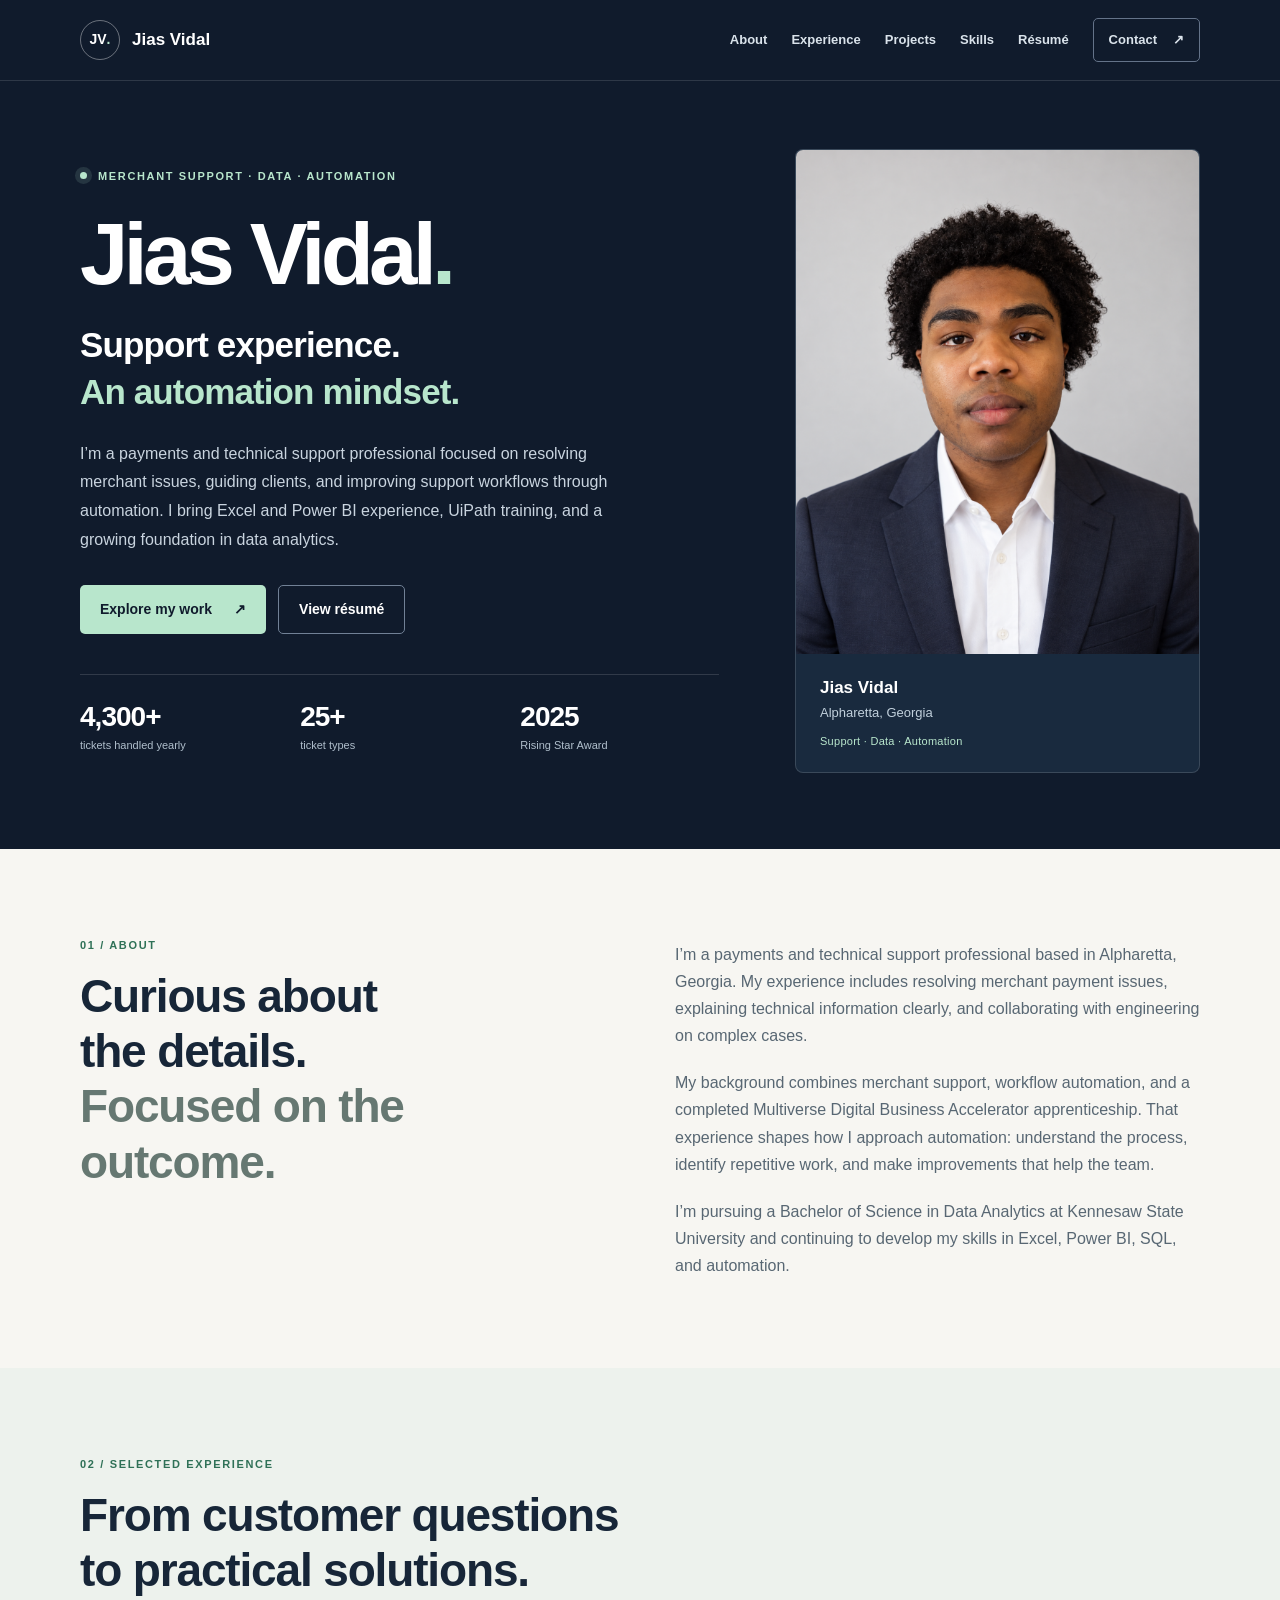
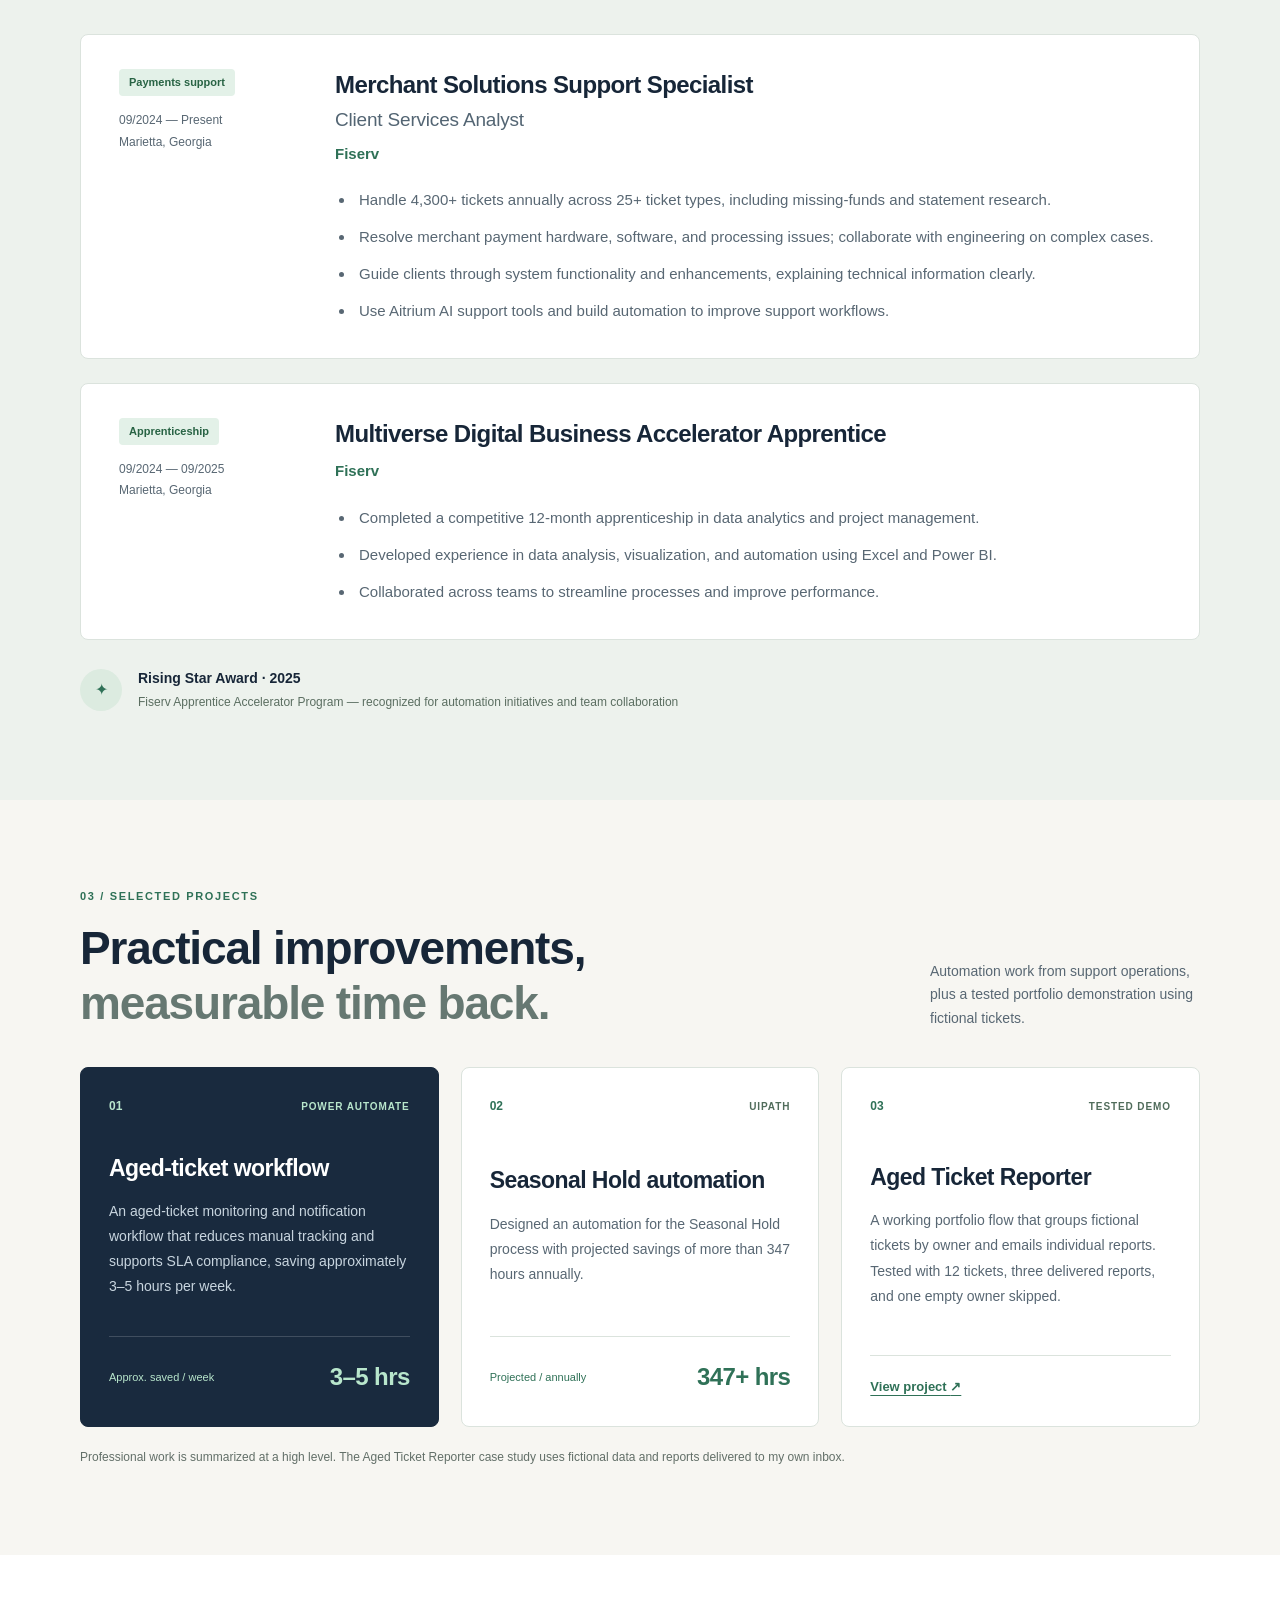
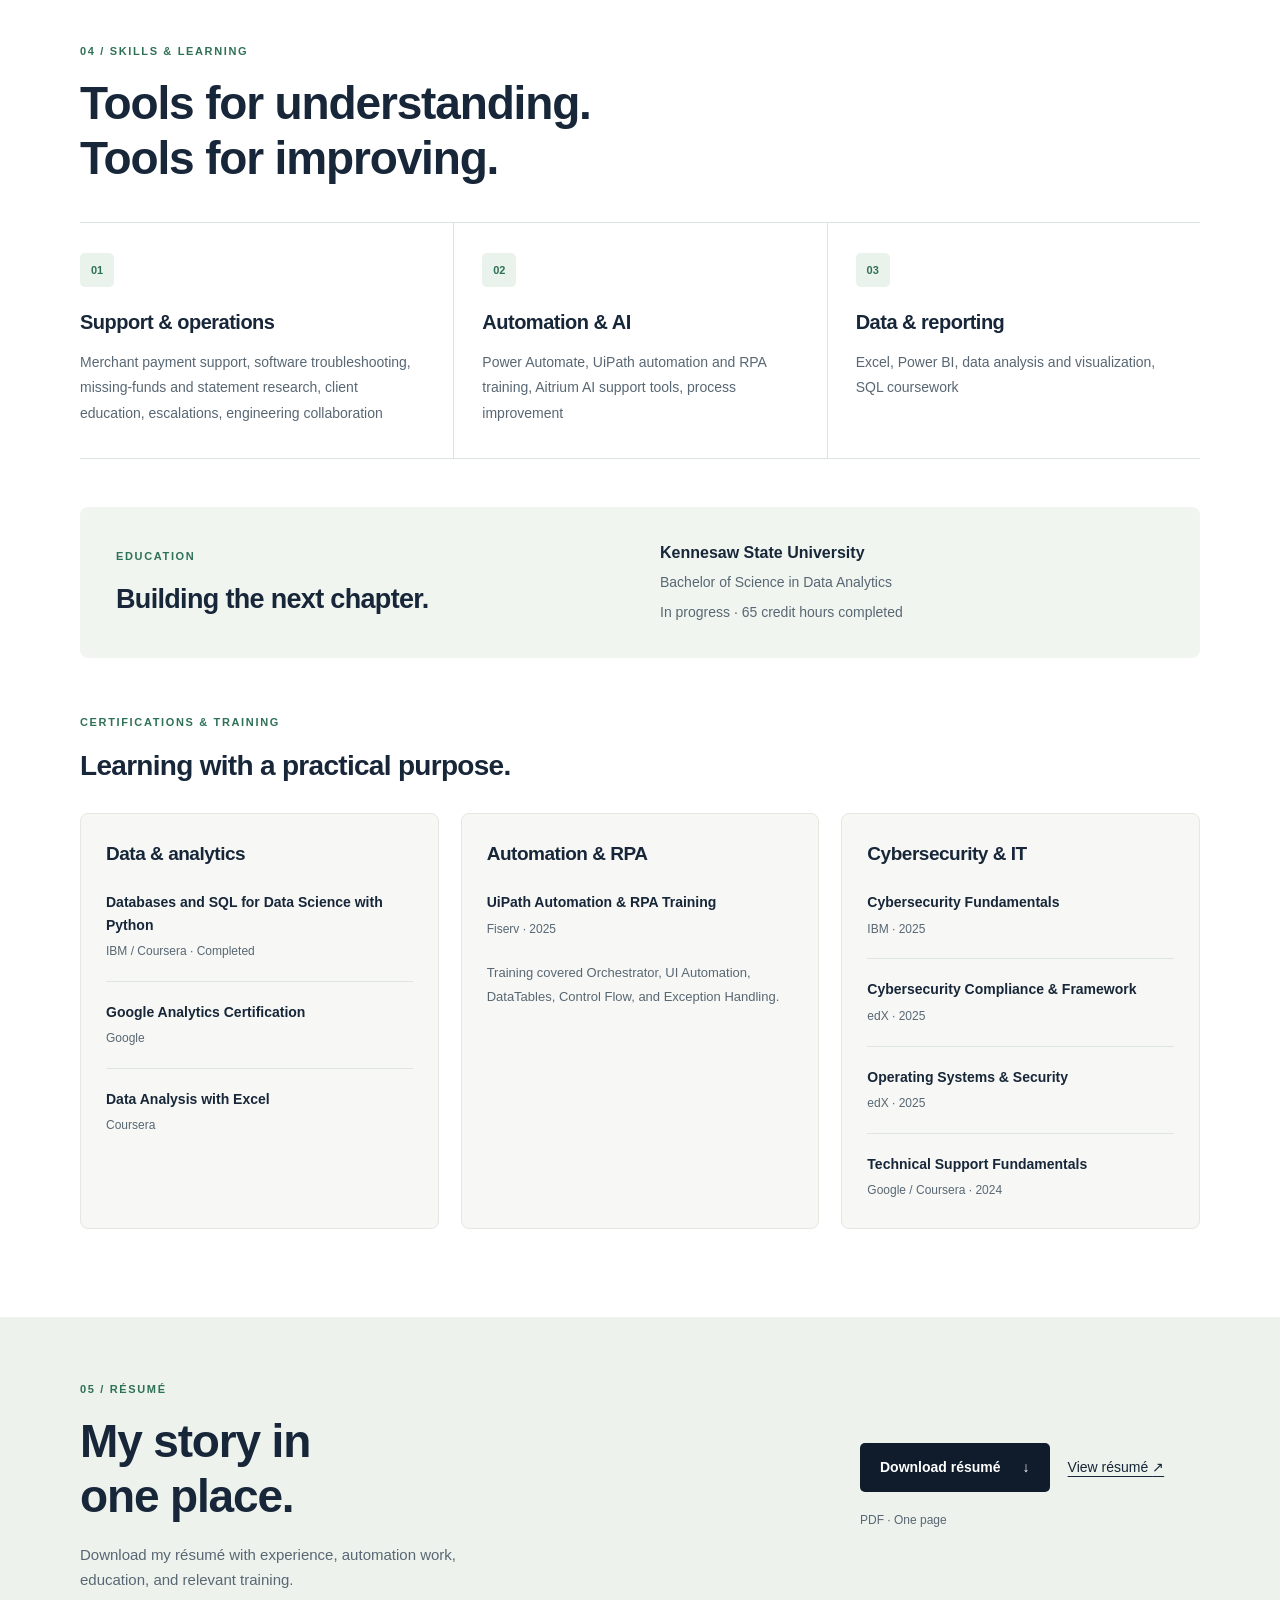
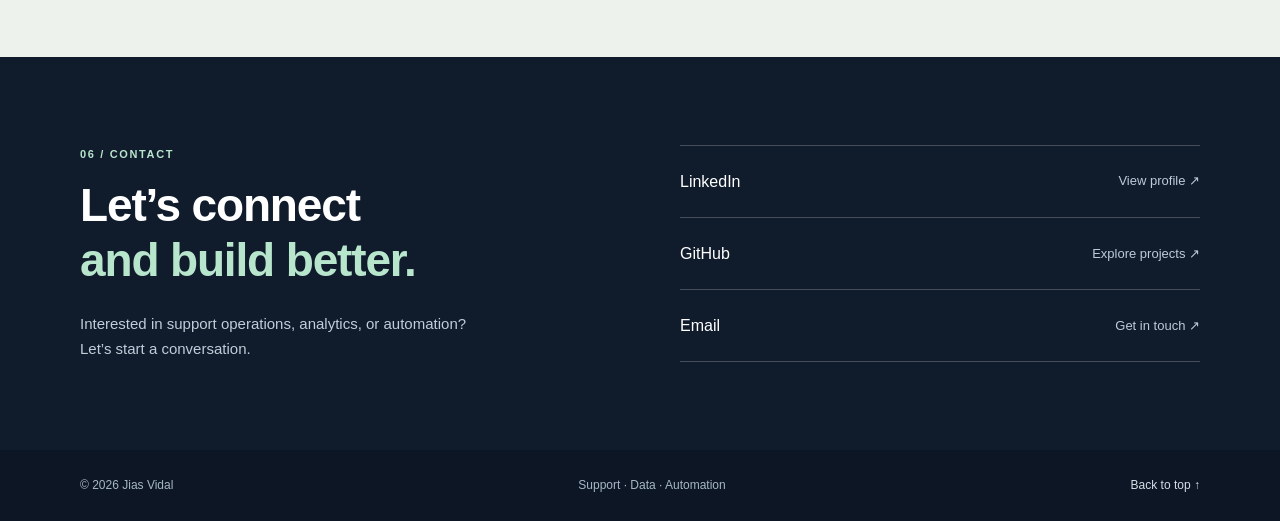
<file: index.html>
<!doctype html>
<html lang="en">
<head>
  <meta charset="utf-8">
  <meta name="viewport" content="width=device-width, initial-scale=1">
  <meta name="description" content="Jias Vidal — merchant support, data analytics, and practical automation. Explore experience, training, and portfolio projects.">
  <meta name="theme-color" content="#101b2c">
  <title>Jias Vidal | Support, Data & Automation</title>
  <link rel="icon" href="assets/favicon.svg" type="image/svg+xml">
  <link rel="stylesheet" href="portfolio.css?v=20260920-3">
  <script src="site-config.js" defer></script>
  <script src="script.js" defer></script>
<meta property="og:type" content="website">
<meta property="og:title" content="Jias Vidal | Support, Data &amp; Automation">
<meta property="og:description" content="Merchant support, practical automation, and data analytics. Explore my experience and tested Power Automate project.">
<meta property="og:url" content="https://jiasvidal.github.io/">
<meta property="og:image" content="https://jiasvidal.github.io/assets/social-preview.png">
<meta property="og:image:width" content="1200">
<meta property="og:image:height" content="630">
<meta property="og:image:alt" content="Jias Vidal — Support, Data and Automation portfolio">
</head>
<body>
  <a class="skip-link" href="#main">Skip to content</a>
  <header class="site-header">
    <nav class="nav container" aria-label="Main navigation">
      <a class="brand" href="#top" aria-label="Jias Vidal, back to top"><span class="brand-mark">JV<span class="brand-dot">.</span></span><span>Jias Vidal</span></a>
      <button class="menu-toggle" type="button" aria-expanded="false" aria-controls="nav-links" aria-label="Open menu"><span></span><span></span><span></span></button>
      <div class="nav-links" id="nav-links"><a href="#about">About</a><a href="#experience">Experience</a><a href="#projects">Projects</a><a href="#skills">Skills</a><a href="#resume">Résumé</a><a class="nav-contact" href="#contact">Contact <span aria-hidden="true">↗</span></a></div>
    </nav>
  </header>

  <main id="main">
    <section class="hero" id="top" aria-labelledby="hero-title">
      <div class="container hero-grid">
        <div class="hero-copy">
          <p class="eyebrow"><span class="status-dot"></span> Merchant support · Data · Automation</p>
          <h1 id="hero-title">Jias Vidal<span class="name-period">.</span></h1>
          <p class="hero-statement">Support experience.<br><em>An automation mindset.</em></p>
          <p class="hero-lede">I’m a payments and technical support professional focused on resolving merchant issues, guiding clients, and improving support workflows through automation. I bring Excel and Power BI experience, UiPath training, and a growing foundation in data analytics.</p>
          <div class="hero-actions"><a class="button button-primary" href="#projects">Explore my work <span aria-hidden="true">↗</span></a><a class="button button-outline" href="#resume">View résumé</a></div>
          <div class="hero-metrics" aria-label="Career highlights"><div><strong>4,300+</strong>
<span>tickets handled yearly</span></div><div><strong>25+</strong>
<span>ticket types</span></div><div><strong>2025</strong>
<span>Rising Star Award</span></div></div>
        </div>
        <figure class="profile-card">
          <div class="profile-image"><img src="assets/jias-vidal-portrait.png" alt="Portrait of Jias Vidal" width="1122" height="1402" fetchpriority="high"></div>
          <figcaption><div><strong>Jias Vidal</strong>
<span>Alpharetta, Georgia</span></div><span class="portrait-tag">Support · Data · Automation</span></figcaption>
        </figure>
      </div>
    </section>

    <section class="section about-section" id="about"><div class="container split-heading"><div><p class="section-kicker">01 / About</p><h2>Curious about the details.<br><span>Focused on the outcome.</span></h2></div><div class="section-text"><p>I’m a payments and technical support professional based in Alpharetta, Georgia. My experience includes resolving merchant payment issues, explaining technical information clearly, and collaborating with engineering on complex cases.</p><p>My background combines merchant support, workflow automation, and a completed Multiverse Digital Business Accelerator apprenticeship. That experience shapes how I approach automation: understand the process, identify repetitive work, and make improvements that help the team.</p><p>I’m pursuing a Bachelor of Science in Data Analytics at Kennesaw State University and continuing to develop my skills in Excel, Power BI, SQL, and automation.</p></div></div></section>

    <section class="section experience-section" id="experience"><div class="container"><div class="section-heading"><p class="section-kicker">02 / Selected experience</p><h2>From customer questions<br>to practical solutions.</h2></div>
<div class="experience-card"><div class="experience-meta"><span class="tag">Payments support</span><p>09/2024 — Present<br>Marietta, Georgia</p></div><div class="experience-body"><h3>Merchant Solutions Support Specialist
<span class="role-subtitle">Client Services Analyst</span></h3><p class="company">Fiserv</p><ul><li>Handle 4,300+ tickets annually across 25+ ticket types, including missing-funds and statement research.</li><li>Resolve merchant payment hardware, software, and processing issues; collaborate with engineering on complex cases.</li><li>Guide clients through system functionality and enhancements, explaining technical information clearly.</li><li>Use Aitrium AI support tools and build automation to improve support workflows.</li></ul></div></div>
<div class="experience-card"><div class="experience-meta"><span class="tag">Apprenticeship</span><p>09/2024 — 09/2025<br>Marietta, Georgia</p></div><div class="experience-body"><h3>Multiverse Digital Business Accelerator Apprentice</h3><p class="company">Fiserv</p><ul><li>Completed a competitive 12-month apprenticeship in data analytics and project management.</li><li>Developed experience in data analysis, visualization, and automation using Excel and Power BI.</li><li>Collaborated across teams to streamline processes and improve performance.</li></ul></div></div>

<div class="award-strip"><span class="award-icon" aria-hidden="true">✦</span><div><strong>Rising Star Award · 2025</strong>
<span>Fiserv Apprentice Accelerator Program — recognized for automation initiatives and team collaboration</span></div></div></div></section>

    <section class="section projects-section" id="projects"><div class="container"><div class="section-heading projects-heading"><div><p class="section-kicker">03 / Selected projects</p><h2>Practical improvements,<br><span>measurable time back.</span></h2></div><p>Automation work from support operations, plus a tested portfolio demonstration using fictional tickets.</p></div><div class="project-grid"><article class="project-card featured"><div class="project-top"><span class="project-number">01</span><span class="project-type">Power Automate</span></div><div><h3>Aged-ticket workflow</h3><p>An aged-ticket monitoring and notification workflow that reduces manual tracking and supports SLA compliance, saving approximately 3–5 hours per week.</p></div><div class="project-footer"><span>Approx. saved / week</span><strong class="project-result">3–5 hrs</strong></div></article><article class="project-card"><div class="project-top"><span class="project-number">02</span><span class="project-type">UiPath</span></div><div><h3>Seasonal Hold automation</h3><p>Designed an automation for the Seasonal Hold process with projected savings of more than 347 hours annually.</p></div><div class="project-footer"><span>Projected / annually</span><strong class="project-result">347+ hrs</strong></div></article><article class="project-card" id="demo-project"><div class="project-top"><span class="project-number">03</span><span class="project-type" id="demo-status">Tested demo</span></div><div><h3 id="demo-title">Aged Ticket Reporter</h3><p id="demo-description">A working portfolio flow that groups fictional tickets by owner and emails individual reports. Tested with 12 tickets, three delivered reports, and one empty owner skipped.</p></div><div class="project-footer" id="demo-link-slot"><a class="demo-link" href="aged-ticket-reporter.html">View project <span aria-hidden="true">↗</span></a></div></article></div><p class="project-note">Professional work is summarized at a high level. The Aged Ticket Reporter case study uses fictional data and reports delivered to my own inbox.</p></div></section>

    <section class="section skills-section" id="skills"><div class="container"><div class="section-heading"><p class="section-kicker">04 / Skills &amp; learning</p><h2>Tools for understanding.<br>Tools for improving.</h2></div>
<div class="skills-grid"><div class="skill-group"><span class="skill-icon" aria-hidden="true">01</span><h3>Support &amp; operations</h3><p>Merchant payment support, software troubleshooting, missing-funds and statement research, client education, escalations, engineering collaboration</p></div><div class="skill-group"><span class="skill-icon" aria-hidden="true">02</span><h3>Automation &amp; AI</h3><p>Power Automate, UiPath automation and RPA training, Aitrium AI support tools, process improvement</p></div><div class="skill-group"><span class="skill-icon" aria-hidden="true">03</span><h3>Data &amp; reporting</h3><p>Excel, Power BI, data analysis and visualization, SQL coursework</p></div></div>
<div class="learning-panel"><div><p class="section-kicker">Education</p><h3>Building the next chapter.</h3></div><div class="learning-items"><div><strong>Kennesaw State University</strong>
<span>Bachelor of Science in Data Analytics</span><span>In progress · 65 credit hours completed</span></div></div></div>
<div class="training-heading"><p class="section-kicker">Certifications &amp; training</p><h3>Learning with a practical purpose.</h3></div>
<div class="training-grid"><article class="training-card"><h4>Data &amp; analytics</h4><ul><li><strong>Databases and SQL for Data Science with Python</strong>
<span>IBM / Coursera · Completed</span></li><li><strong>Google Analytics Certification</strong>
<span>Google</span></li><li><strong>Data Analysis with Excel</strong>
<span>Coursera</span></li></ul></article><article class="training-card"><h4>Automation &amp; RPA</h4><ul><li><strong>UiPath Automation &amp; RPA Training</strong>
<span>Fiserv · 2025</span></li></ul><p>Training covered Orchestrator, UI Automation, DataTables, Control Flow, and Exception Handling.</p></article><article class="training-card"><h4>Cybersecurity &amp; IT</h4><ul><li><strong>Cybersecurity Fundamentals</strong>
<span>IBM · 2025</span></li><li><strong>Cybersecurity Compliance &amp; Framework</strong>
<span>edX · 2025</span></li><li><strong>Operating Systems &amp; Security</strong>
<span>edX · 2025</span></li><li><strong>Technical Support Fundamentals</strong>
<span>Google / Coursera · 2024</span></li></ul></article></div>
</div></section>

    <section class="section resume-section" id="resume"><div class="container resume-panel"><div><p class="section-kicker">05 / Résumé</p><h2>My story in<br>one place.</h2><p>Download my résumé with experience, automation work, education, and relevant training.</p></div><div class="resume-actions"><a class="button button-dark" href="assets/jias-vidal-resume.pdf" download>Download résumé <span aria-hidden="true">↓</span></a><a class="resume-preview" href="assets/jias-vidal-resume.pdf">View résumé <span aria-hidden="true">↗</span></a><span class="file-note">PDF · One page</span></div></div></section>

    <section class="contact-section" id="contact"><div class="container contact-layout"><div><p class="section-kicker">06 / Contact</p><h2>Let’s connect<br><em>and build better.</em></h2><p>Interested in support operations, analytics, or automation? Let’s start a conversation.</p></div><div class="contact-links"><a class="contact-placeholder contact-active" id="linkedin-link" href="https://www.linkedin.com/in/jias-vidal-97a080161/"><span>LinkedIn</span><span>View profile ↗</span></a><a class="contact-placeholder contact-active" id="github-link" href="https://github.com/jiasvidal"><span>GitHub</span><span>Explore projects ↗</span></a><a class="contact-placeholder contact-active" id="email-link" href="mailto:jiasvidal@gmail.com"><span>Email</span><span>jiasvidal@gmail.com ↗</span></a></div></div></section>
  </main>
  <footer class="footer"><div class="container footer-row"><span>© <span id="year">2026</span> Jias Vidal</span><span>Support · Data · Automation</span><a href="#top">Back to top ↑</a></div></footer>
</body>
</html>
</file>
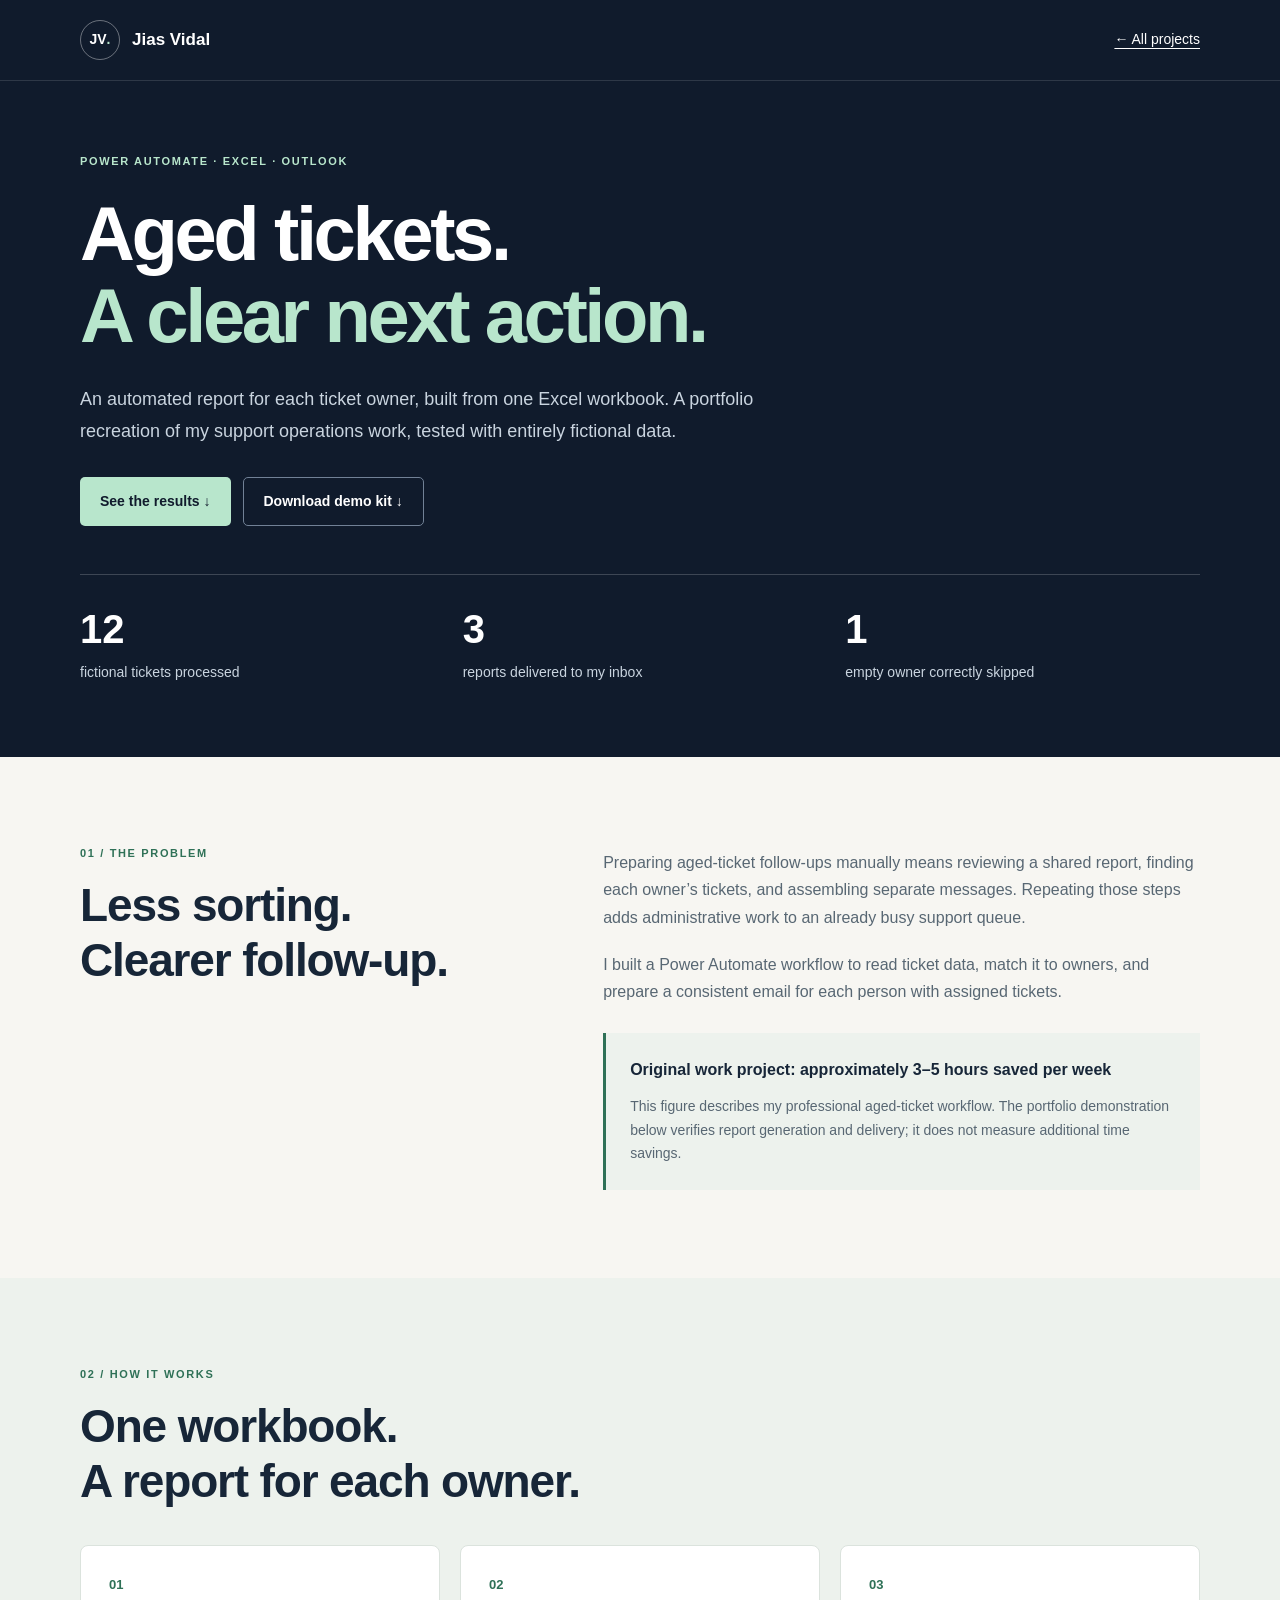
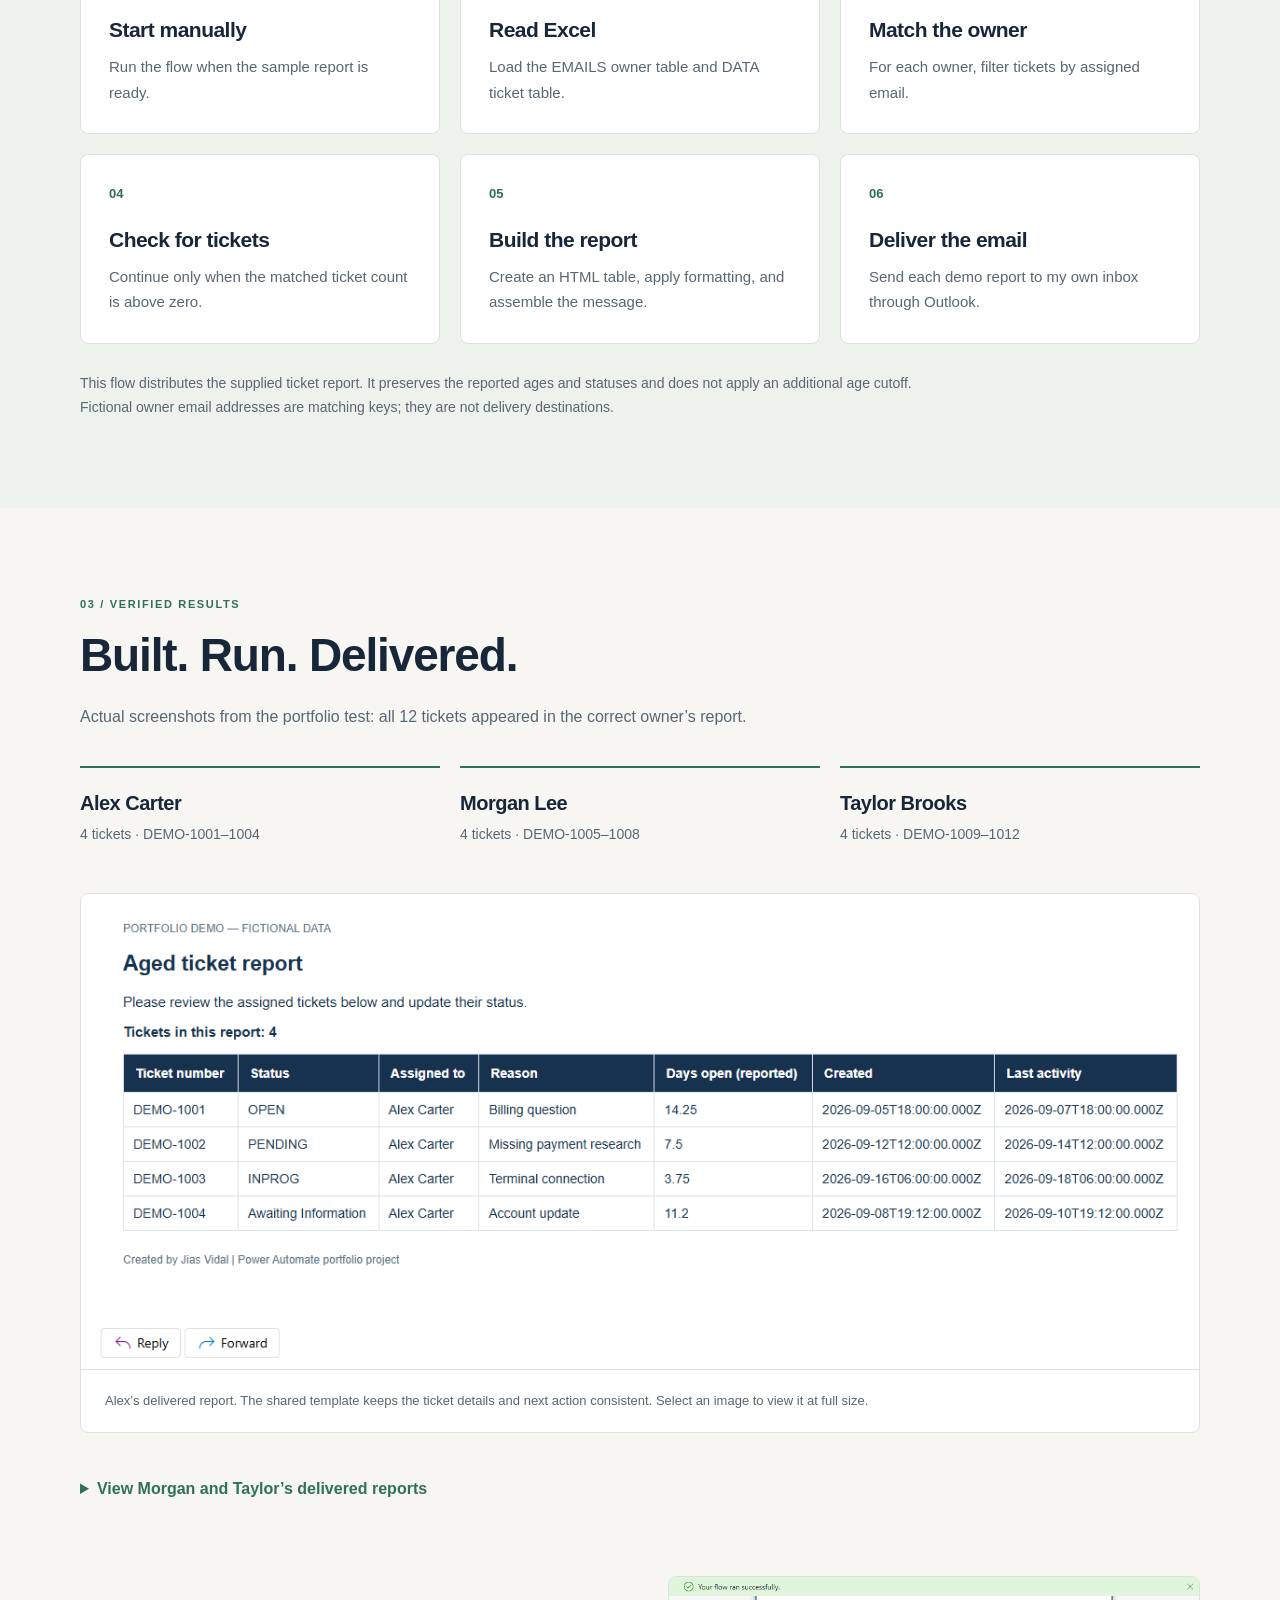
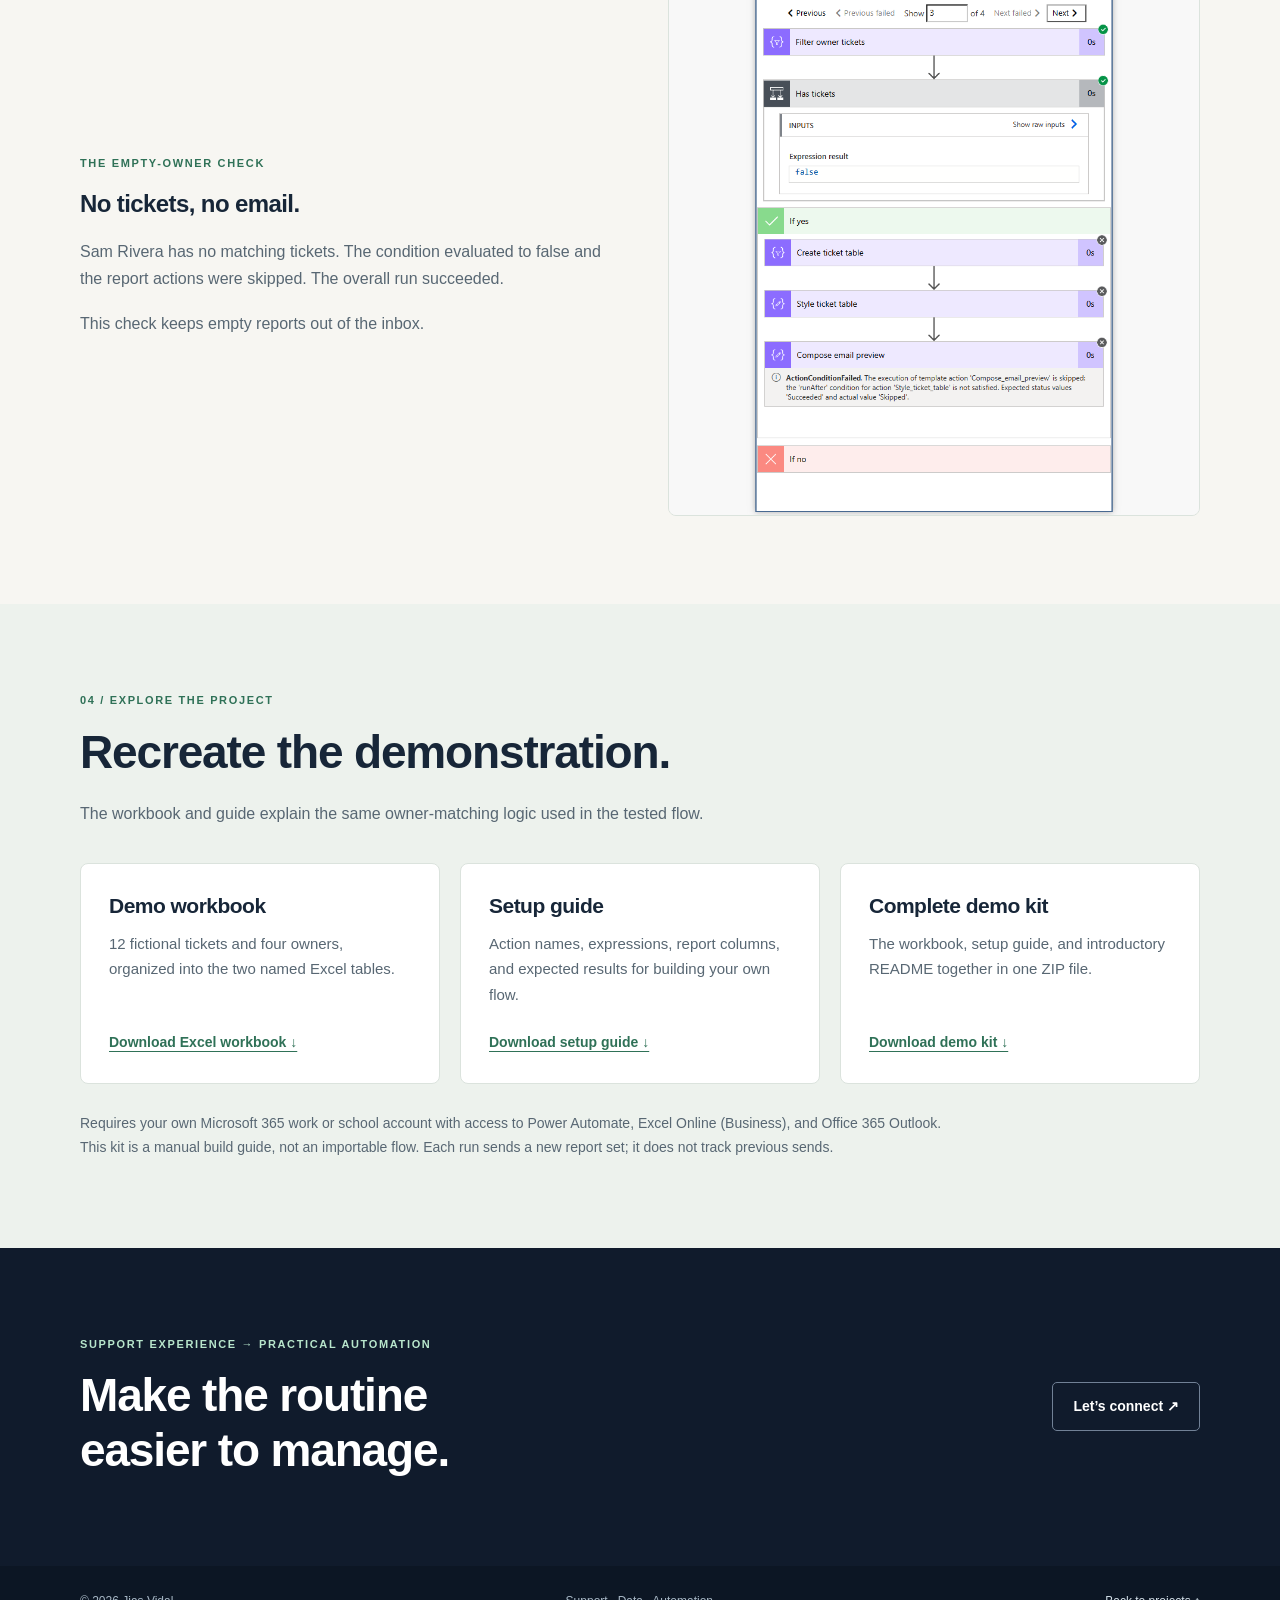
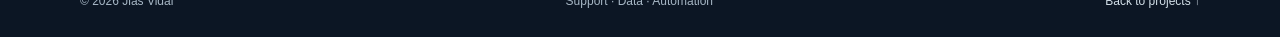
<file: aged-ticket-reporter.html>
<!doctype html>
<html lang="en"><head><meta charset="utf-8"><meta name="viewport" content="width=device-width, initial-scale=1"><meta name="description" content="Jias Vidal’s Power Automate case study: 12 fictional tickets, three delivered owner reports, and one empty report skipped."><meta name="theme-color" content="#101b2c"><title>Aged Ticket Reporter | Jias Vidal</title><link rel="icon" href="assets/favicon.svg" type="image/svg+xml"><link rel="stylesheet" href="portfolio.css?v=20260920-4"><link rel="stylesheet" href="project.css"><script src="script.js" defer></script><meta property="og:type" content="website">
<meta property="og:title" content="Aged Ticket Reporter | Jias Vidal">
<meta property="og:description" content="A working Power Automate demo: 12 fictional tickets, three delivered reports, and one empty owner correctly skipped.">
<meta property="og:url" content="https://jiasvidal.github.io/aged-ticket-reporter.html">
<meta property="og:image" content="https://jiasvidal.github.io/assets/social-preview.png">
<meta property="og:image:width" content="1200">
<meta property="og:image:height" content="630">
<meta property="og:image:alt" content="Jias Vidal — Support, Data and Automation portfolio">
</head>
<body><a class="skip-link" href="#main">Skip to content</a><header class="site-header"><nav class="nav container" aria-label="Project navigation"><a class="brand" href="index.html"><span class="brand-mark">JV<span class="brand-dot">.</span></span><span>Jias Vidal</span></a><a class="back-link" href="index.html#projects">← All projects</a></nav></header>
<main id="main"><section class="case-hero"><div class="container"><p class="eyebrow">Power Automate · Excel · Outlook</p><h1>Aged tickets.<br><span>A clear next action.</span></h1><p class="case-intro">An automated report for each ticket owner, built from one Excel workbook. A portfolio recreation of my support operations work, tested with entirely fictional data.</p><div class="hero-actions"><a class="button button-primary" href="#results">See the results ↓</a><a class="button button-outline" href="assets/aged-ticket/demo-kit.zip" download>Download demo kit ↓</a></div><div class="case-stats"><div><strong>12</strong><span>fictional tickets processed</span></div><div><strong>3</strong><span>reports delivered to my inbox</span></div><div><strong>1</strong><span>empty owner correctly skipped</span></div></div></div></section>
<section class="section"><div class="container case-overview"><div><p class="section-kicker">01 / The problem</p><h2>Less sorting.<br>Clearer follow-up.</h2></div><div class="section-text"><p>Preparing aged-ticket follow-ups manually means reviewing a shared report, finding each owner’s tickets, and assembling separate messages. Repeating those steps adds administrative work to an already busy support queue.</p><p>I built a Power Automate workflow to read ticket data, match it to owners, and prepare a consistent email for each person with assigned tickets.</p><aside class="impact"><strong>Original work project: approximately 3–5 hours saved per week</strong><p>This figure describes my professional aged-ticket workflow. The portfolio demonstration below verifies report generation and delivery; it does not measure additional time savings.</p></aside></div></div></section>
<section class="section case-soft" id="workflow"><div class="container"><div class="section-heading"><p class="section-kicker">02 / How it works</p><h2>One workbook.<br>A report for each owner.</h2></div><ol class="flow-steps"><li><span>01</span><h3>Start manually</h3><p>Run the flow when the sample report is ready.</p></li><li><span>02</span><h3>Read Excel</h3><p>Load the EMAILS owner table and DATA ticket table.</p></li><li><span>03</span><h3>Match the owner</h3><p>For each owner, filter tickets by assigned email.</p></li><li><span>04</span><h3>Check for tickets</h3><p>Continue only when the matched ticket count is above zero.</p></li><li><span>05</span><h3>Build the report</h3><p>Create an HTML table, apply formatting, and assemble the message.</p></li><li><span>06</span><h3>Deliver the email</h3><p>Send each demo report to my own inbox through Outlook.</p></li></ol><p class="method-note">This flow distributes the supplied ticket report. It preserves the reported ages and statuses and does not apply an additional age cutoff. Fictional owner email addresses are matching keys; they are not delivery destinations.</p></div></section>
<section class="section" id="results"><div class="container"><div class="section-heading"><p class="section-kicker">03 / Verified results</p><h2>Built. Run. Delivered.</h2><p class="case-subtitle">Actual screenshots from the portfolio test: all 12 tickets appeared in the correct owner’s report.</p></div><div class="result-summary"><article><h3>Alex Carter</h3><p>4 tickets · DEMO-1001–1004</p></article><article><h3>Morgan Lee</h3><p>4 tickets · DEMO-1005–1008</p></article><article><h3>Taylor Brooks</h3><p>4 tickets · DEMO-1009–1012</p></article></div>
<figure class="evidence"><a href="assets/aged-ticket/alex-report.png"><img src="assets/aged-ticket/alex-report.png" alt="Delivered Outlook report with Alex Carter’s four fictional tickets, their statuses, ages, and activity dates." width="1199" height="509" loading="lazy"></a><figcaption>Alex’s delivered report. The shared template keeps the ticket details and next action consistent. Select an image to view it at full size.</figcaption></figure>
<details class="more-evidence"><summary>View Morgan and Taylor’s delivered reports</summary><figure class="evidence"><a href="assets/aged-ticket/morgan-report.png"><img src="assets/aged-ticket/morgan-report.png" alt="Delivered report containing Morgan Lee’s four fictional tickets, DEMO-1005 through DEMO-1008." loading="lazy"></a><figcaption>Morgan Lee · four matching tickets.</figcaption></figure><figure class="evidence"><a href="assets/aged-ticket/taylor-report.png"><img src="assets/aged-ticket/taylor-report.png" alt="Delivered report containing Taylor Brooks’s four fictional tickets, DEMO-1009 through DEMO-1012." loading="lazy"></a><figcaption>Taylor Brooks · four matching tickets.</figcaption></figure></details>
<div class="skip-result"><div><p class="section-kicker">The empty-owner check</p><h3>No tickets, no email.</h3><p>Sam Rivera has no matching tickets. The condition evaluated to false and the report actions were skipped. The overall run succeeded.</p><p>This check keeps empty reports out of the inbox.</p></div><a href="assets/aged-ticket/empty-owner.png"><img src="assets/aged-ticket/empty-owner.png" alt="Iteration three of four: Has tickets evaluates to false and the three report actions are skipped." loading="lazy"></a></div></div></section>
<section class="section case-soft" id="downloads"><div class="container"><div class="section-heading"><p class="section-kicker">04 / Explore the project</p><h2>Recreate the demonstration.</h2><p class="case-subtitle">The workbook and guide explain the same owner-matching logic used in the tested flow.</p></div><div class="download-grid"><article><h3>Demo workbook</h3><p>12 fictional tickets and four owners, organized into the two named Excel tables.</p><a href="assets/aged-ticket/Aged-Ticket-Demo.xlsx" download>Download Excel workbook ↓</a></article><article><h3>Setup guide</h3><p>Action names, expressions, report columns, and expected results for building your own flow.</p><a href="assets/aged-ticket/BUILD-GUIDE.md" download>Download setup guide ↓</a></article><article><h3>Complete demo kit</h3><p>The workbook, setup guide, and introductory README together in one ZIP file.</p><a href="assets/aged-ticket/demo-kit.zip" download>Download demo kit ↓</a></article></div><p class="method-note">Requires your own Microsoft 365 work or school account with access to Power Automate, Excel Online (Business), and Office 365 Outlook. This kit is a manual build guide, not an importable flow. Each run sends a new report set; it does not track previous sends.</p><!-- FUTURE VIDEO: Add a public demo-video link here after recording. Keep the walkthrough based on fictional data. --></div></section>
<section class="contact-section"><div class="container case-closing"><div><p class="section-kicker">Support experience → Practical automation</p><h2>Make the routine<br>easier to manage.</h2></div><a class="button button-outline" href="mailto:jiasvidal@gmail.com">Let’s connect ↗</a></div></section></main><footer class="footer"><div class="container footer-row"><span>© <span id="year">2026</span> Jias Vidal</span><span>Support · Data · Automation</span><a href="index.html#projects">Back to projects ↑</a></div></footer></body></html>
</file>
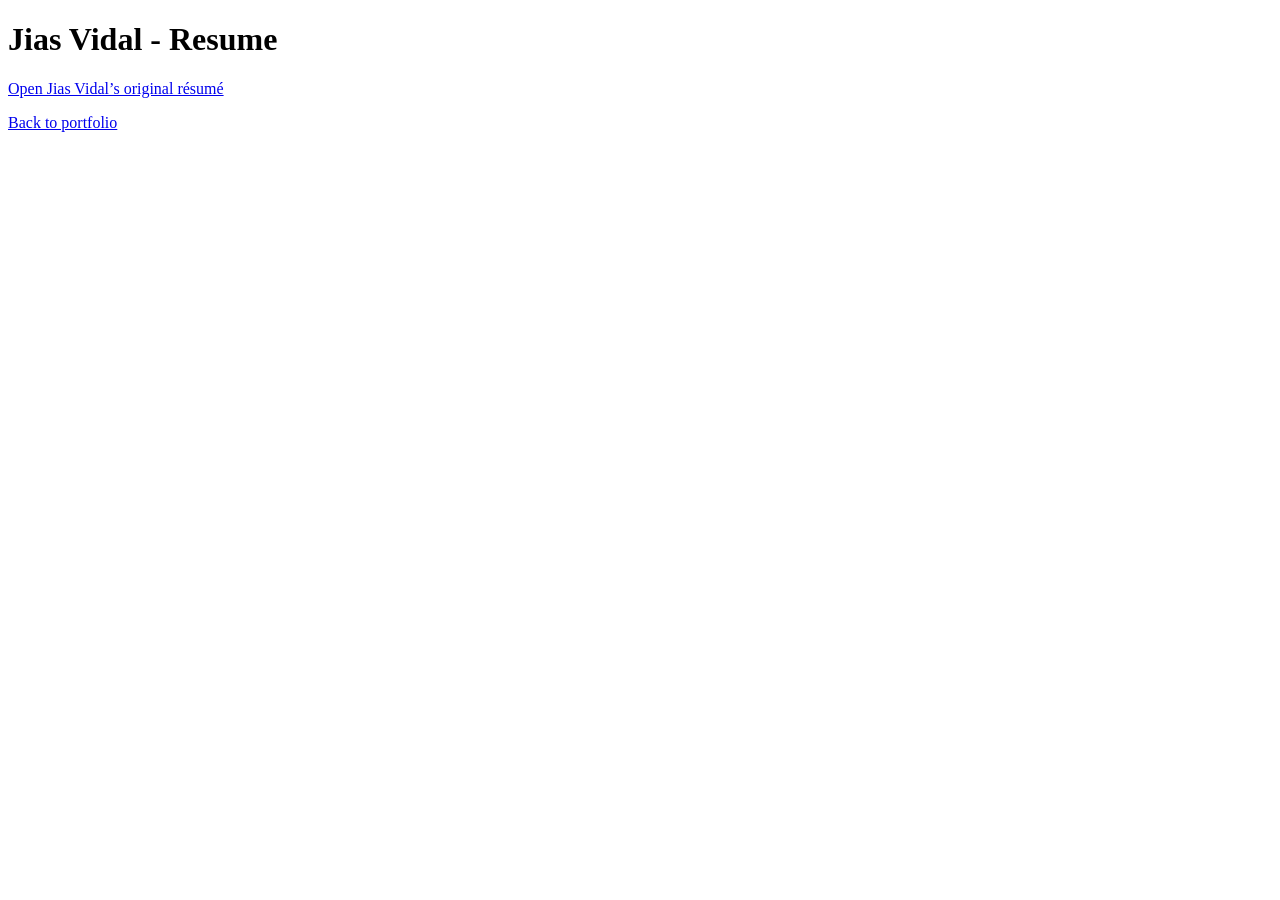
<file: resume.html>
<!doctype html>
<html lang="en"><head><meta charset="utf-8"><meta name="viewport" content="width=device-width, initial-scale=1"><meta http-equiv="refresh" content="0; url=assets/jias-vidal-resume.pdf"><title>Jias Vidal | Résumé</title></head><body><h1>Jias Vidal - Resume</h1><p><a href="assets/jias-vidal-resume.pdf">Open Jias Vidal’s original résumé</a></p><p><a href="index.html">Back to portfolio</a></p></body></html>
</file>
<file: portfolio.css>
/* Jias Vidal portfolio — complete styles, no external font dependencies. */
:root {
  --navy: #101b2c;
  --navy-light: #192a3e;
  --ink: #172638;
  --muted: #586773;
  --green: #2f7157;
  --mint: #b8e6cc;
  --paper: #f7f6f2;
  --soft: #edf2ed;
  --line: #dbe3dd;
}
* { box-sizing: border-box; }
html { scroll-behavior: smooth; }
body { margin: 0; background: var(--paper); color: var(--ink); font-family: 'Segoe UI', Arial, sans-serif; font-size: 16px; line-height: 1.7; -webkit-font-smoothing: antialiased; }
h1, h2, h3, h4, p, figure { margin: 0; }
h1, h2, h3, h4 { font-weight: 650; letter-spacing: -.025em; text-wrap: balance; }
h1 { line-height: 1.08; }
h2 { font-size: clamp(32px, 3.6vw, 46px); line-height: 1.2; }
h3 { font-size: 24px; line-height: 1.35; }
h4 { font-size: 19px; line-height: 1.4; }
a { color: inherit; text-underline-offset: 4px; }
button { font: inherit; }
img { max-width: 100%; }
main { overflow: clip; }
.container { width: min(1120px, calc(100% - 64px)); margin-inline: auto; }
.section { padding-block: 88px; }
section[id] { scroll-margin-top: 24px; }
.section-kicker, .eyebrow { font-size: 11px; line-height: 1.5; font-weight: 700; text-transform: uppercase; letter-spacing: .15em; }
.section-kicker { color: var(--green); margin-bottom: 16px; }
.section-heading { margin-bottom: 36px; }
.section h2 span { color: #667872; }
.skip-link { position: absolute; z-index: 50; left: 16px; top: -80px; background: var(--mint); padding: 12px 18px; }
.skip-link:focus { top: 12px; }
a:focus-visible, button:focus-visible { outline: 3px solid #55b889; outline-offset: 5px; }

/* Navigation */
.site-header { background: var(--navy); color: white; border-bottom: 1px solid #ffffff20; position: relative; z-index: 10; }
.nav { min-height: 80px; display: flex; align-items: center; justify-content: space-between; gap: 24px; }
.brand { display: inline-flex; align-items: center; gap: 12px; font-size: 17px; font-weight: 700; text-decoration: none; white-space: nowrap; }
.brand-mark { display: flex; align-items: center; justify-content: center; width: 40px; height: 40px; border: 1px solid #ffffff60; border-radius: 50%; font-size: 14px; }
.brand-dot { color: var(--mint); }
.nav-links { display: flex; align-items: center; gap: 24px; }
.nav-links a { display: inline-flex; align-items: center; min-height: 44px; color: #dae3eb; font-size: 13px; font-weight: 600; text-decoration: none; }
.nav-links a:hover { color: var(--mint); }
.nav-contact { border: 1px solid #647389; padding: 8px 15px; border-radius: 5px; gap: 16px; }
.menu-toggle { display: none; }

/* Introduction and portrait */
.hero { background: var(--navy); color: white; }
.hero-grid { display: grid; grid-template-columns: minmax(0, 1.3fr) minmax(0, .85fr); align-items: center; gap: 64px; padding-block: 68px 76px; }
.eyebrow { display: flex; align-items: center; gap: 11px; color: var(--mint); margin-bottom: 23px; }
.status-dot { flex: 0 0 7px; height: 7px; border-radius: 50%; background: var(--mint); box-shadow: 0 0 0 5px #b8e6cc20; }
.hero h1 { font-size: clamp(58px, 6.8vw, 88px); letter-spacing: -.055em; margin-bottom: 20px; }
.name-period { color: var(--mint); }
.hero-statement { font-size: clamp(25px, 2.8vw, 35px); line-height: 1.35; font-weight: 600; letter-spacing: -.025em; margin-bottom: 24px; }
.hero-statement em { font-style: normal; color: var(--mint); }
.hero-lede { font-size: 16px; line-height: 1.8; color: #c9d4df; max-width: 530px; }
.hero-actions { display: flex; flex-wrap: wrap; gap: 12px; margin-top: 30px; }
.button { display: inline-flex; justify-content: center; align-items: center; gap: 22px; min-height: 49px; padding: 12px 20px; border-radius: 5px; text-decoration: none; font-size: 14px; line-height: 1.5; font-weight: 650; transition: background .15s; }
.button-primary { color: var(--navy); background: var(--mint); }
.button-primary:hover { background: #d1f2df; }
.button-outline { color: white; border: 1px solid #718196; }
.button-outline:hover { background: #ffffff10; }
.button-dark { color: white; background: var(--navy); }
.button-dark:hover { background: #284058; }
.hero-metrics { display: grid; grid-template-columns: repeat(3, 1fr); gap: 22px; margin-top: 40px; padding-top: 25px; border-top: 1px solid #ffffff23; }
.hero-metrics div { display: flex; flex-direction: column; gap: 4px; }
.hero-metrics strong { font-size: 28px; font-weight: 650; letter-spacing: -.035em; line-height: 1.2; }
.hero-metrics span { font-size: 11px; color: #b0bfcc; line-height: 1.5; }
.profile-card { width: 100%; max-width: 405px; justify-self: end; overflow: hidden; border: 1px solid #ffffff25; border-radius: 8px; background: var(--navy-light); }
.profile-image { aspect-ratio: 4 / 5; background: #e6e5e3; }
.profile-image img { display: block; width: 100%; height: 100%; object-fit: cover; object-position: center; }
.profile-card figcaption { display: flex; flex-direction: column; align-items: flex-start; gap: 11px; padding: 22px 24px; }
.profile-card figcaption > div { display: grid; gap: 3px; }
.profile-card figcaption strong { display: block; font-size: 17px; line-height: 1.4; }
.profile-card figcaption div span { display: block; color: #c1d0dc; font-size: 13px; line-height: 1.5; }
.portrait-tag { display: block; color: var(--mint); font-size: 11px; line-height: 1.5; letter-spacing: .025em; }

/* About */
.split-heading { display: grid; grid-template-columns: 1fr 1fr; gap: 70px; align-items: start; }
.section-text { color: var(--muted); padding-top: 4px; }
.section-text p + p { margin-top: 20px; }

/* Selected experience */
.experience-section { background: var(--soft); }
.experience-card { display: grid; grid-template-columns: 178px minmax(0, 1fr); gap: 38px; padding: 34px 38px; background: white; border: 1px solid var(--line); border-radius: 8px; }
.experience-card + .experience-card { margin-top: 24px; }
.experience-meta { font-size: 12px; line-height: 1.8; color: var(--muted); }
.tag { display: inline-block; padding: 5px 10px; background: #e3f1e8; color: #286344; font-size: 11px; font-weight: 650; line-height: 1.5; border-radius: 4px; margin-bottom: 14px; }
.experience-body h3 { font-size: 24px; line-height: 1.35; }
.role-subtitle { display: block; font-size: 19px; color: #536573; font-weight: 500; margin-top: 5px; letter-spacing: -.01em; }
.company { color: var(--green); font-size: 15px; font-weight: 650; margin-top: 8px; margin-bottom: 20px; }
.experience-body ul { margin: 0; padding-left: 20px; color: var(--muted); font-size: 15px; line-height: 1.8; }
.experience-body li { padding-left: 4px; }
.experience-body li + li { margin-top: 10px; }
.award-strip { display: flex; align-items: center; gap: 16px; margin-top: 28px; }
.award-icon { display: grid; place-items: center; flex: 0 0 42px; height: 42px; background: #dcebe0; color: var(--green); border-radius: 50%; }
.award-strip > div { display: grid; gap: 4px; }
.award-strip strong { font-size: 14px; line-height: 1.5; }
.award-strip div span { font-size: 12px; color: #5b6e61; line-height: 1.6; }

/* Projects */
.projects-heading { display: flex; justify-content: space-between; align-items: flex-end; gap: 40px; }
.projects-heading > p { max-width: 270px; color: var(--muted); font-size: 14px; }
.project-grid { display: grid; grid-template-columns: repeat(3, minmax(0, 1fr)); gap: 22px; }
.project-card { display: flex; flex-direction: column; justify-content: space-between; gap: 28px; padding: 28px; min-height: 360px; border: 1px solid var(--line); border-radius: 8px; background: white; }
.project-card.featured { background: var(--navy-light); color: white; border-color: var(--navy-light); }
.project-card.future { background: #edf2ed; border-style: dashed; }
.project-top { display: flex; align-items: center; justify-content: space-between; gap: 12px; }
.project-number { font-size: 12px; font-weight: 700; color: var(--green); }
.project-type { font-size: 10px; text-transform: uppercase; letter-spacing: .09em; font-weight: 650; color: #506c5b; }
.featured .project-number, .featured .project-type { color: var(--mint); }
.project-card h3 { font-size: 23px; margin-bottom: 15px; }
.project-card p { color: var(--muted); font-size: 14px; line-height: 1.8; }
.featured p { color: #c8d5df; }
.project-footer { display: flex; align-items: center; justify-content: space-between; gap: 12px; flex-wrap: wrap; padding-top: 20px; border-top: 1px solid var(--line); color: var(--green); }
.project-footer > span { font-size: 11px; line-height: 1.5; }
.featured .project-footer { border-color: #ffffff2b; color: var(--mint); }
.project-result { font-size: 24px; font-weight: 650; letter-spacing: -.025em; }
.demo-link { font-size: 13px; font-weight: 600; }
.project-note { margin-top: 20px; color: #626f68; font-size: 12px; }

/* Skills, education, and training */
.skills-section { background: white; }
.skills-grid { display: grid; grid-template-columns: repeat(3, minmax(0, 1fr)); border-top: 1px solid var(--line); border-bottom: 1px solid var(--line); }
.skill-group { padding: 30px 28px 32px 0; }
.skill-group + .skill-group { border-left: 1px solid var(--line); padding-left: 28px; }
.skill-icon { display: grid; place-items: center; width: 34px; height: 34px; margin-bottom: 22px; border-radius: 5px; background: #e9f3ec; color: var(--green); font-size: 11px; font-weight: 650; }
.skill-group h3 { font-size: 20px; margin-bottom: 14px; }
.skill-group p { font-size: 14px; color: var(--muted); line-height: 1.8; }
.learning-panel { display: grid; grid-template-columns: 1fr 1fr; align-items: center; gap: 40px; padding: 34px 36px; margin-top: 48px; background: #f1f5f0; border-radius: 8px; }
.learning-panel h3 { font-size: 27px; }
.learning-items > div { display: grid; gap: 6px; }
.learning-items strong { font-size: 16px; line-height: 1.5; }
.learning-items span { display: block; font-size: 14px; color: var(--muted); }
.training-heading { margin-top: 56px; margin-bottom: 28px; }
.training-heading h3 { font-size: 28px; }
.training-grid { display: grid; grid-template-columns: repeat(3, minmax(0, 1fr)); gap: 22px; }
.training-card { padding: 27px 25px; background: #f7f8f5; border: 1px solid #e3e9e1; border-radius: 8px; }
.training-card h4 { margin-bottom: 24px; }
.training-card ul { list-style: none; padding: 0; margin: 0; }
.training-card li + li { padding-top: 19px; margin-top: 19px; border-top: 1px solid #dfe6dd; }
.training-card strong { display: block; font-size: 14px; font-weight: 650; line-height: 1.6; }
.training-card span { display: block; font-size: 12px; line-height: 1.65; color: var(--muted); margin-top: 6px; }
.training-card p { font-size: 13px; line-height: 1.8; color: var(--muted); margin-top: 22px; }

/* Resume and contact */
.resume-section { background: var(--soft); padding-block: 64px; }
.resume-panel { display: flex; align-items: center; justify-content: space-between; gap: 45px; }
.resume-panel h2 { margin-bottom: 18px; }
.resume-panel p:last-child { max-width: 440px; font-size: 15px; color: var(--muted); }
.resume-actions { display: flex; align-items: center; flex-wrap: wrap; gap: 18px; max-width: 340px; }
.resume-preview { font-size: 14px; }
.file-note { flex-basis: 100%; color: var(--muted); font-size: 12px; }
.contact-section { padding-block: 88px; background: var(--navy); color: white; }
.contact-layout { display: grid; grid-template-columns: 1fr 1fr; gap: 80px; align-items: center; }
.contact-section .section-kicker, .contact-section em { color: var(--mint); font-style: normal; }
.contact-section h2 { margin-bottom: 22px; }
.contact-section p:not(.section-kicker) { max-width: 390px; color: #c1cdd8; font-size: 15px; }
.contact-links { border-top: 1px solid #ffffff38; }
.contact-placeholder { display: flex; align-items: center; justify-content: space-between; flex-wrap: wrap; gap: 12px; padding: 22px 0; border-bottom: 1px solid #ffffff38; font-size: 16px; text-decoration: none; }
.contact-placeholder span:last-child { font-size: 13px; color: #bccbd7; overflow-wrap: anywhere; }
.contact-active:hover, .contact-active:hover span:last-child { color: var(--mint); }
.footer { background: #0c1624; color: #a7b7c5; }
.footer-row { display: flex; justify-content: space-between; align-items: center; gap: 20px; padding-block: 25px; font-size: 12px; }
.footer a { color: #d3dfe8; text-decoration: none; }

@media (max-width: 1000px) {
  .nav-links { gap: 15px; }
  .hero-grid { gap: 40px; }
  .split-heading { gap: 40px; }
  .experience-card { grid-template-columns: 150px minmax(0, 1fr); gap: 25px; padding: 30px; }
  .project-grid { gap: 16px; }
  .project-card { padding: 23px; }
  .training-grid { grid-template-columns: 1fr; }
  .contact-layout { gap: 40px; }
}
@media (max-width: 800px) {
  .hero-grid { grid-template-columns: 1fr; gap: 40px; }
  .profile-card { justify-self: start; max-width: 380px; }
  .hero-copy { max-width: 610px; }
  .hero-lede { max-width: 590px; }
  .hero-metrics { max-width: 540px; }
  .project-grid { grid-template-columns: 1fr; }
  .project-card { min-height: auto; gap: 25px; padding: 28px; }
  .projects-heading { align-items: flex-start; flex-direction: column; gap: 20px; }
  .projects-heading > p { max-width: 450px; }
}
@media (max-width: 700px) {
  .container { width: calc(100% - 40px); }
  .section, .contact-section { padding-block: 62px; }
  .nav { min-height: 70px; }
  .menu-toggle { display: flex; flex-direction: column; justify-content: center; gap: 5px; width: 44px; height: 44px; padding: 10px; border: 0; background: none; }
  .menu-toggle span { display: block; width: 24px; height: 2px; background: white; }
  .nav-links { display: none; position: absolute; top: 70px; left: 0; right: 0; padding: 15px 20px; background: var(--navy-light); flex-direction: column; align-items: stretch; gap: 0; }
  .nav-links.open { display: flex; }
  .nav-links a { padding: 10px 8px; }
  .nav-contact { border: 0; }
  .hero-grid { padding-block: 48px 56px; }
  .hero h1 { font-size: clamp(56px, 13vw, 76px); }
  .eyebrow { font-size: 10px; letter-spacing: .1em; }
  .hero-statement { font-size: 27px; }
  .hero-metrics { gap: 15px; }
  .hero-metrics strong { font-size: 25px; }
  .profile-card { max-width: 405px; }
  .split-heading, .experience-card, .skills-grid, .learning-panel, .contact-layout { grid-template-columns: 1fr; }
  .split-heading { gap: 26px; }
  .experience-card { padding: 26px; gap: 22px; }
  .experience-body h3 { font-size: 22px; }
  .experience-meta p { line-height: 1.7; }
  .role-subtitle { font-size: 18px; }
  .award-strip { align-items: flex-start; }
  .skills-grid { border-top: 0; }
  .skill-group, .skill-group + .skill-group { border-left: 0; border-top: 1px solid var(--line); padding: 26px 0; }
  .learning-panel { padding: 27px; gap: 25px; margin-top: 36px; }
  .training-heading { margin-top: 42px; }
  .training-card { padding: 25px; }
  .resume-panel { flex-direction: column; align-items: flex-start; gap: 28px; }
  .contact-layout { gap: 32px; }
  .footer-row { flex-wrap: wrap; }
  .footer-row > span:nth-child(2) { display: none; }
}
@media (prefers-reduced-motion: reduce) { html { scroll-behavior: auto; } * { transition: none !important; } }
@media print {
  .site-header, .hero-actions, .profile-card, .contact-section, .footer { display: none; }
  body, .hero, .section { background: white; color: black; }
  .hero-grid { display: block; padding-block: 20px; }
  .section { padding-block: 24px; }
  .hero-lede, .hero-statement em, .hero-metrics span { color: #333; }
}
</file>
<file: project.css>
/* Case study additions; shared portfolio typography and colors. */
.back-link{font-size:14px;white-space:nowrap}.case-hero{background:var(--navy);color:white;padding:72px 0}.case-hero h1{font-size:clamp(44px,6vw,76px);letter-spacing:-.045em;max-width:850px}.case-hero h1 span{color:var(--mint)}.case-intro{max-width:690px;font-size:18px;line-height:1.8;color:#c9d4df;margin-top:26px}.case-stats{display:grid;grid-template-columns:repeat(3,1fr);gap:28px;margin-top:48px;padding-top:30px;border-top:1px solid #ffffff30}.case-stats div{display:grid;gap:8px}.case-stats strong{font-size:40px;line-height:1.2}.case-stats span{color:#c9d4df;font-size:14px}.case-overview{display:grid;grid-template-columns:1fr 1.3fr;gap:64px}.impact{background:var(--soft);border-left:3px solid var(--green);padding:24px;margin-top:28px}.impact strong{color:var(--ink);line-height:1.6;display:block}.impact p{font-size:14px;margin-top:12px}.case-soft{background:var(--soft)}.flow-steps{list-style:none;padding:0;margin:0;display:grid;grid-template-columns:repeat(3,1fr);gap:20px}.flow-steps li{padding:28px;background:white;border:1px solid var(--line);border-radius:8px}.flow-steps li>span{color:var(--green);font-size:13px;font-weight:700;display:block;margin-bottom:20px}.flow-steps h3,.download-grid h3{font-size:21px;margin-bottom:10px}.flow-steps p,.download-grid p{font-size:15px;color:var(--muted)}.method-note{font-size:14px;color:var(--muted);max-width:880px;margin-top:28px}.case-subtitle{color:var(--muted);max-width:740px;margin-top:20px}.result-summary,.download-grid{display:grid;grid-template-columns:repeat(3,minmax(0,1fr));gap:20px}.result-summary article{border-top:2px solid var(--green);padding:22px 0}.result-summary h3{font-size:20px}.result-summary p{font-size:14px;color:var(--muted);margin-top:6px}.evidence{margin-top:24px;background:white;border:1px solid var(--line);border-radius:8px;overflow:hidden}.evidence img{width:100%;height:auto;display:block}.evidence figcaption{padding:20px 24px;font-size:13px;color:var(--muted);border-top:1px solid var(--line)}.more-evidence{margin-top:24px}.more-evidence summary{cursor:pointer;padding:18px 0;font-weight:600;color:var(--green)}.more-evidence summary:focus-visible{outline:3px solid var(--green);outline-offset:3px}.skip-result{display:grid;grid-template-columns:1fr 1fr;gap:56px;align-items:center;margin-top:56px}.skip-result p:not(.section-kicker){color:var(--muted);margin-top:18px}.skip-result img{display:block;max-height:560px;width:auto;margin:auto;border:1px solid var(--line);border-radius:8px}.download-grid article{background:white;padding:28px;border:1px solid var(--line);border-radius:8px;display:flex;flex-direction:column}.download-grid a{color:var(--green);font-size:14px;font-weight:600;margin-top:auto;padding-top:24px}.case-closing{display:flex;align-items:center;justify-content:space-between;gap:32px}.case-closing h2{margin:0}
@media(max-width:800px){.case-overview,.skip-result{grid-template-columns:1fr;gap:30px}.flow-steps{grid-template-columns:repeat(2,1fr)}.download-grid{grid-template-columns:1fr}.case-closing{align-items:flex-start;flex-direction:column}}
@media(max-width:560px){.case-hero{padding:48px 0}.case-stats{gap:20px;grid-template-columns:1fr}.case-stats div{grid-template-columns:50px 1fr;align-items:center}.case-stats strong{font-size:32px}.flow-steps,.result-summary{grid-template-columns:1fr}.case-intro{font-size:16px}.back-link{font-size:12px}.case-hero .eyebrow{display:block}.evidence figcaption{padding:16px}.result-summary article{padding:16px 0}}
</file>
